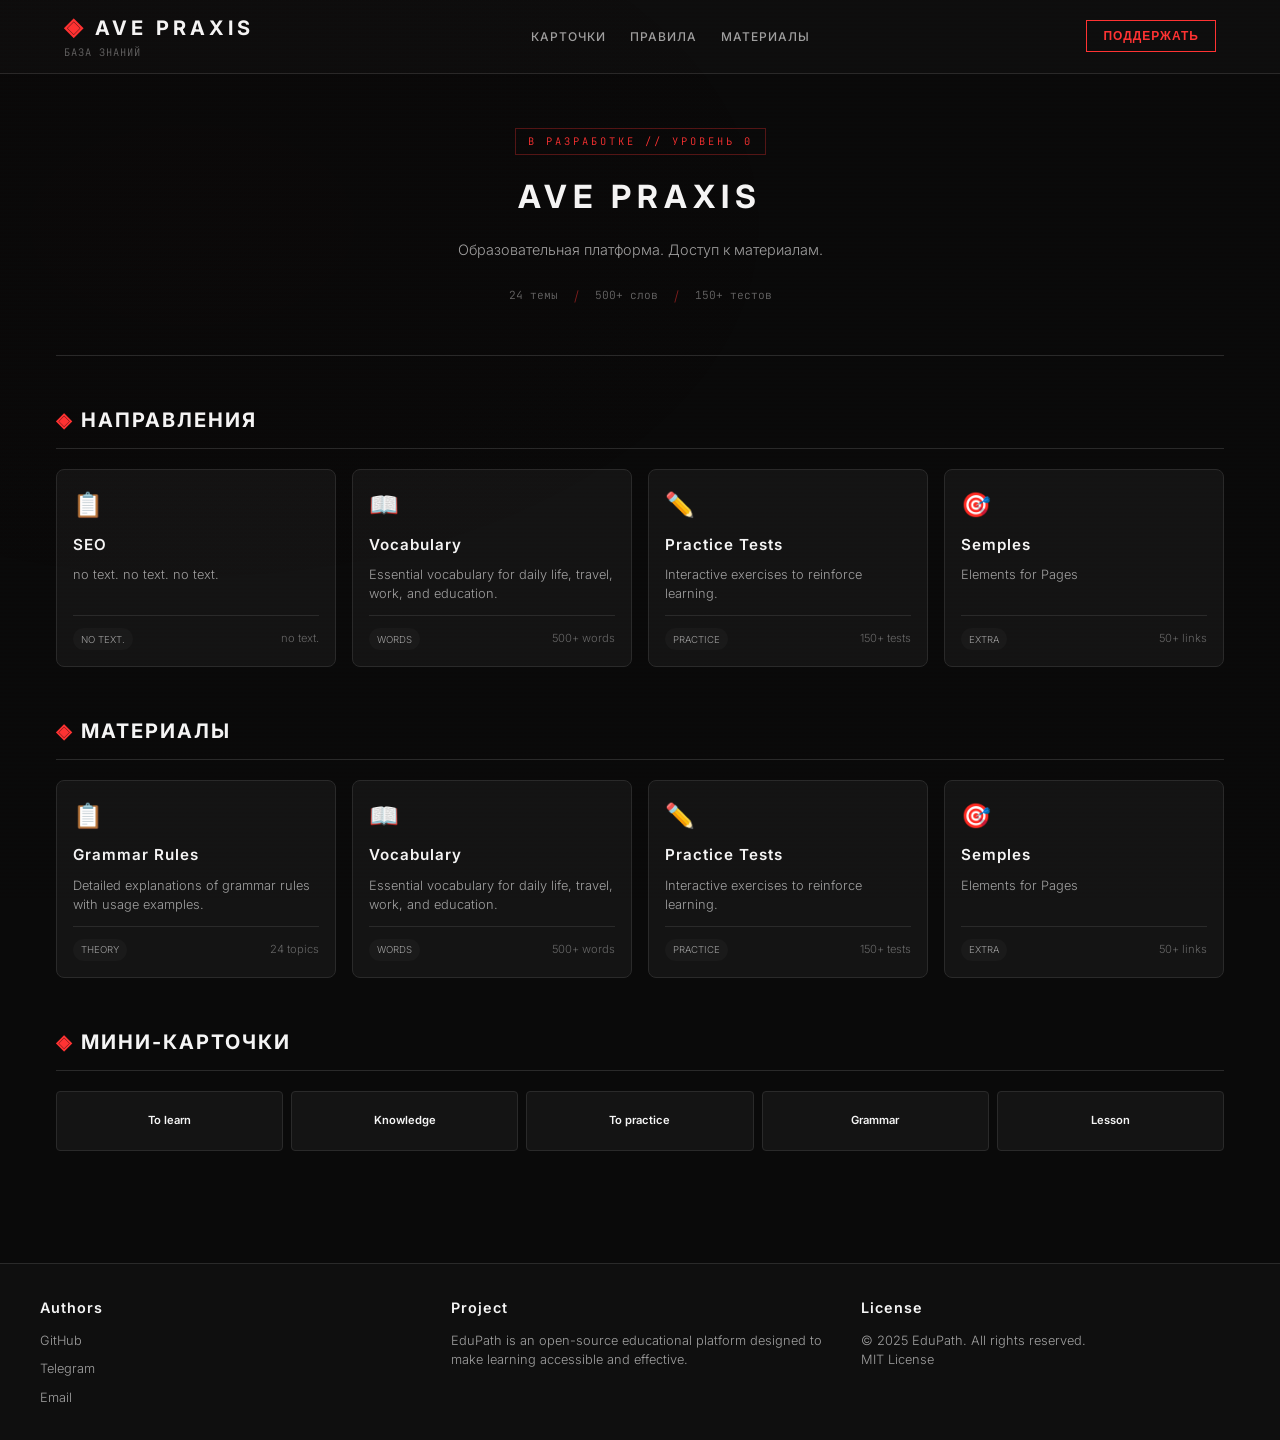
<file: index.html>
<!DOCTYPE html>
<html lang="ru">

<head>
  <meta charset="UTF-8">
  <meta name="viewport" content="width=device-width, initial-scale=1.0">
  <title>БЮРО | База Знаний</title>
  <link rel="preconnect" href="https://fonts.googleapis.com">
  <link rel="preconnect" href="https://fonts.gstatic.com" crossorigin>
  <link
    href="https://fonts.googleapis.com/css2?family=Inter:wght@300;400;500;600;700&family=JetBrains+Mono:wght@400;500&display=swap"
    rel="stylesheet">
  <!-- Подключение стилей -->
  <link rel="stylesheet" href="styles.css">
</head>

<body>
  <!-- Фоновые эффекты -->
  <div class="red-glow"></div>
  <div class="scanlines"></div>

  <!-- Шапка сайта -->
  <header class="header">
    <div class="header-content">
      <div class="logo">

        <h1><span class="logo-symbol">◈</span> Ave Praxis</h1>
        <span class="logo-tag">База Знаний</span>
      </div>
      <nav class="nav-links">
        <a href="#flashcards">Карточки</a>
        <a href="#grammar">Правила</a>
        <a href="#materials">Материалы</a>
      </nav>
      <button class="donate-btn" onclick="showDonateModal()">Поддержать</button>
    </div>
  </header>

  <!-- Основное содержимое -->
  <main class="main-content">

    <!-- Герой-секция -->
    <section class="hero-section">
      <div class="hero-classification">В РАЗРАБОТКЕ // УРОВЕНЬ 0</div>
      <h2 class="hero-title">Ave Praxis</h2>
      <p class="hero-subtitle">Образовательная платформа. Доступ к материалам.</p>
      <div class="hero-meta">
        <span class="meta-item">24 темы</span>
        <span class="meta-divider">/</span>
        <span class="meta-item">500+ слов</span>
        <span class="meta-divider">/</span>
        <span class="meta-item">150+ тестов</span>
      </div>
    </section>


    <!-- Секция: Направления -->
    <section id="materials" class="content-section">
      <h3 class="section-title"><span class="title-icon">◈</span> Направления</h3>
      <div class="materials-grid">
        <a class="content-block" href="https://heimleaf.github.io/AvePraxis/seo.html">
          <div class="block-icon">📋</div>
          <h3>SEO</h3>
          <p>no text. no text. no text.</p>
          <div class="block-footer">
            <span class="block-tag">no text.</span>
            <span class="block-count">no text.</span>
          </div>
        </a>
        <div class="content-block">
          <div class="block-icon">📖</div>
          <h3>Vocabulary</h3>
          <p>Essential vocabulary for daily life, travel, work, and education.</p>
          <div class="block-footer">
            <span class="block-tag">Words</span>
            <span class="block-count">500+ words</span>
          </div>
        </div>
        <div class="content-block">
          <div class="block-icon">✏️</div>
          <h3>Practice Tests</h3>
          <p>Interactive exercises to reinforce learning.</p>
          <div class="block-footer">
            <span class="block-tag">Practice</span>
            <span class="block-count">150+ tests</span>
          </div>
        </div>
        <a class="content-block" href="https://heimleaf.github.io/AvePraxis/samples.html">
          <div class="block-icon">🎯</div>
          <h3>Semples</h3>
          <p>Elements for Pages</p>
          <div class="block-footer">
            <span class="block-tag">Extra</span>
            <span class="block-count">50+ links</span>
          </div>
        </a>
      </div>
    </section>

    <!-- Секция: Материалы -->
    <section id="materials" class="content-section">
      <h3 class="section-title"><span class="title-icon">◈</span> Материалы</h3>
      <div class="materials-grid">
        <div class="content-block">
          <div class="block-icon">📋</div>
          <h3>Grammar Rules</h3>
          <p>Detailed explanations of grammar rules with usage examples.</p>
          <div class="block-footer">
            <span class="block-tag">Theory</span>
            <span class="block-count">24 topics</span>
          </div>
        </div>
        <div class="content-block">
          <div class="block-icon">📖</div>
          <h3>Vocabulary</h3>
          <p>Essential vocabulary for daily life, travel, work, and education.</p>
          <div class="block-footer">
            <span class="block-tag">Words</span>
            <span class="block-count">500+ words</span>
          </div>
        </div>
        <div class="content-block">
          <div class="block-icon">✏️</div>
          <h3>Practice Tests</h3>
          <p>Interactive exercises to reinforce learning.</p>
          <div class="block-footer">
            <span class="block-tag">Practice</span>
            <span class="block-count">150+ tests</span>
          </div>
        </div>
        <a class="content-block" href="https://heimleaf.github.io/AvePraxis/samples.html">
          <div class="block-icon">🎯</div>
          <h3>Semples</h3>
          <p>Elements for Pages</p>
          <div class="block-footer">
            <span class="block-tag">Extra</span>
            <span class="block-count">50+ links</span>
          </div>
        </a>
      </div>
    </section>

    <!-- Секция: Мини-карточки -->
    <section class="content-section">
      <h3 class="section-title"><span class="title-icon">◈</span> Мини-карточки</h3>
      <div class="mini-flashcards-grid">
        <div class="mini-flashcard" onclick="flipCard(this)">
          <div class="mini-flashcard-inner">
            <div class="mini-flashcard-front"><span class="mini-card-text">To
                learn</span></div>
            <div class="mini-flashcard-back"><span class="mini-card-text">Учить</span>
            </div>
          </div>
        </div>
        <div class="mini-flashcard" onclick="flipCard(this)">
          <div class="mini-flashcard-inner">
            <div class="mini-flashcard-front"><span class="mini-card-text">Knowledge</span></div>
            <div class="mini-flashcard-back"><span class="mini-card-text">Знание</span>
            </div>
          </div>
        </div>
        <div class="mini-flashcard" onclick="flipCard(this)">
          <div class="mini-flashcard-inner">
            <div class="mini-flashcard-front"><span class="mini-card-text">To
                practice</span></div>
            <div class="mini-flashcard-back"><span class="mini-card-text">Практиковать</span></div>
          </div>
        </div>
        <div class="mini-flashcard" onclick="flipCard(this)">
          <div class="mini-flashcard-inner">
            <div class="mini-flashcard-front"><span class="mini-card-text">Grammar</span></div>
            <div class="mini-flashcard-back"><span class="mini-card-text">Грамматика</span></div>
          </div>
        </div>
        <div class="mini-flashcard" onclick="flipCard(this)">
          <div class="mini-flashcard-inner">
            <div class="mini-flashcard-front"><span class="mini-card-text">Lesson</span>
            </div>
            <div class="mini-flashcard-back"><span class="mini-card-text">Урок</span>
            </div>
          </div>
        </div>
      </div>
    </section>

  </main>

  <!-- Модальное окно поддержки -->
  <div id="donateModal" class="modal">
    <div class="modal-backdrop" onclick="closeDonateModal()"></div>
    <div class="modal-content">
      <button class="modal-close" onclick="closeDonateModal()">✕</button>
      <div class="modal-header">
        <div class="modal-classification">СЕКРЕТНО // УРОВЕНЬ 5</div>
        <h2>Поддержать Проект</h2>
        <p>Все средства идут на развитие платформы.</p>
      </div>
      <div class="donate-options">
        <div class="donate-option" onclick="selectDonate('100 ₽')">
          <span class="donate-amount">100 ₽</span>
          <span class="donate-desc">Coffee</span>
          <span class="donate-badge">Popular</span>
        </div>
        <div class="donate-option" onclick="selectDonate('300 ₽')">
          <span class="donate-amount">300 ₽</span>
          <span class="donate-desc">Lunch</span>
        </div>
        <div class="donate-option" onclick="selectDonate('500 ₽')">
          <span class="donate-amount">500 ₽</span>
          <span class="donate-desc">Books</span>
        </div>
        <div class="donate-option" onclick="selectDonate('1000 ₽')">
          <span class="donate-amount">1000 ₽</span>
          <span class="donate-desc">Premium</span>
        </div>
      </div>
      <p class="donate-note">Thank you for your support!</p>
    </div>
  </div>

  <!-- Подвал -->
  <footer class="footer">
    <div class="footer-content">
      <div class="footer-section">
        <h4>Authors</h4>
        <div class="author-links">
          <a href="https://github.com" class="author-link">GitHub</a>
          <a href="https://t.me" class="author-link">Telegram</a>
          <a href="mailto:contact@edupath.com" class="author-link">Email</a>
        </div>
      </div>
      <div class="footer-section">
        <h4>Project</h4>
        <p>EduPath is an open-source educational platform designed to make learning
          accessible and effective.</p>
      </div>
      <div class="footer-section">
        <h4>License</h4>
        <p>© 2025 EduPath. All rights reserved.</p>
        <p>MIT License</p>
      </div>
    </div>
  </footer>

  <!-- Подключение скриптов -->
  <script src="script.js"></script>
</body>

</html>
</file>
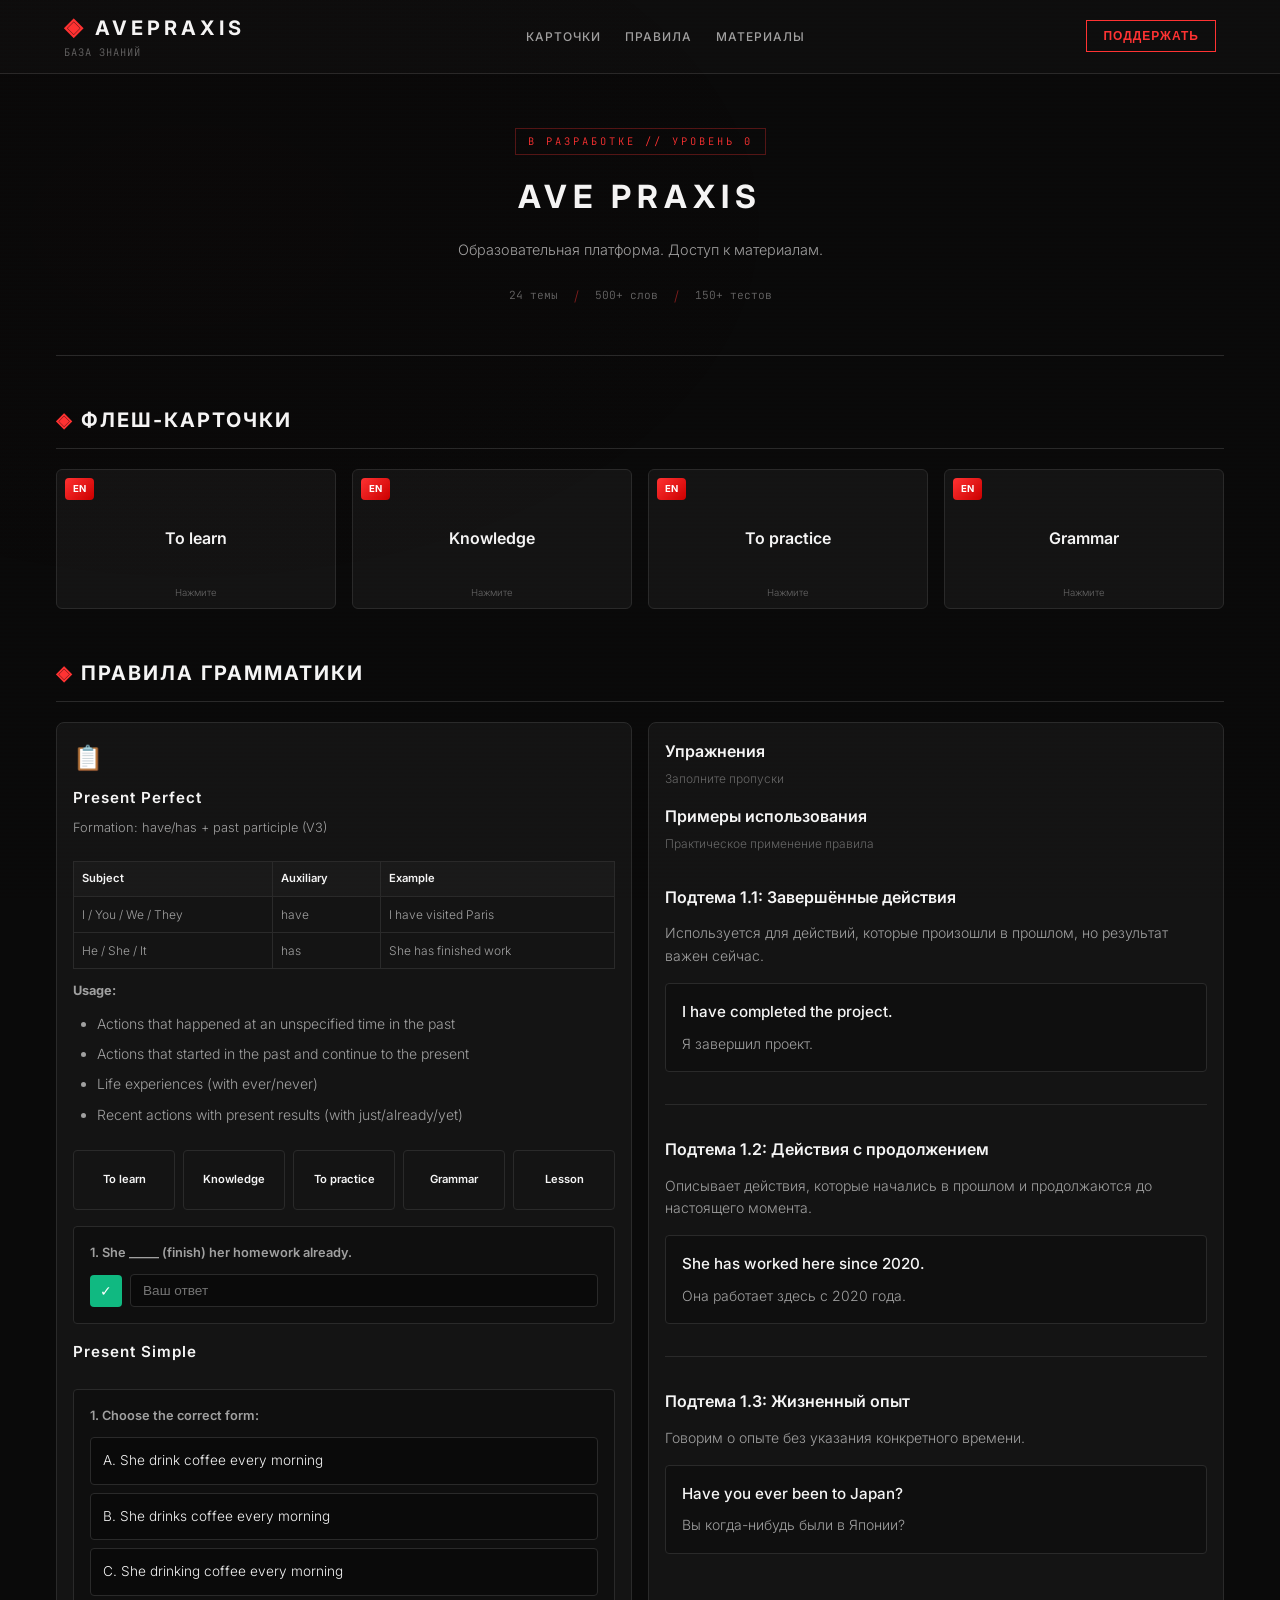
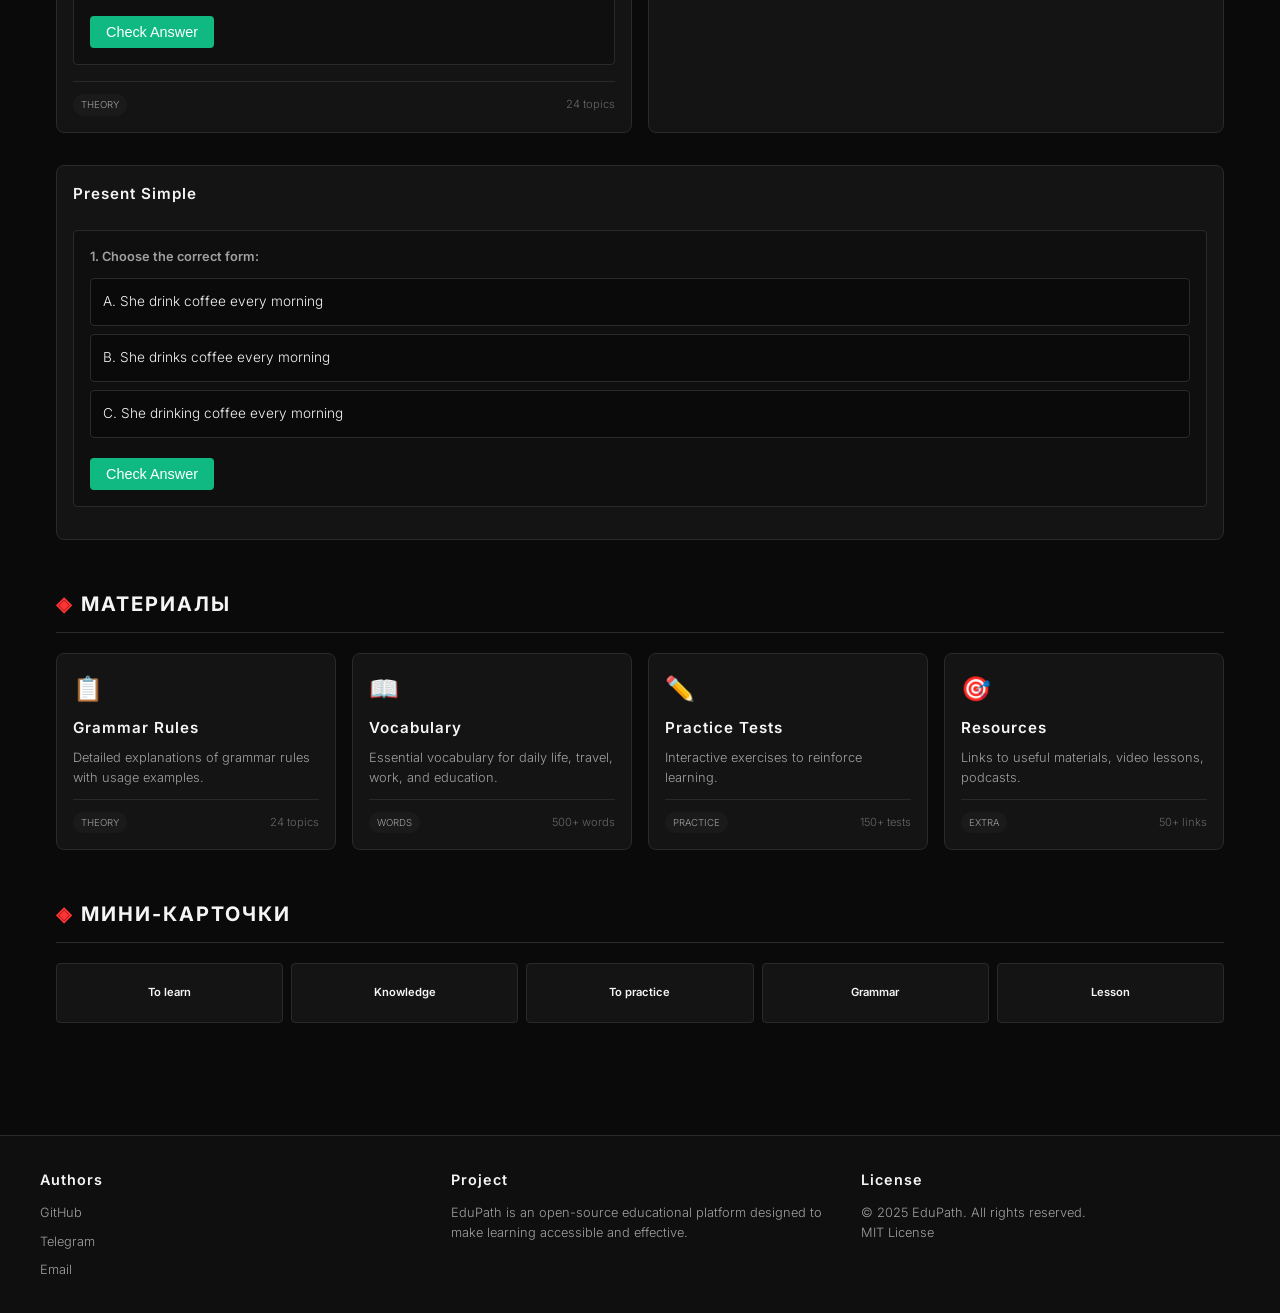
<file: samples.html>
<!DOCTYPE html>
<html lang="ru">

<head>
    <meta charset="UTF-8">
    <meta name="viewport" content="width=device-width, initial-scale=1.0">
    <title>БЮРО | База Знаний</title>
    <link rel="preconnect" href="https://fonts.googleapis.com">
    <link rel="preconnect" href="https://fonts.gstatic.com" crossorigin>
    <link
        href="https://fonts.googleapis.com/css2?family=Inter:wght@300;400;500;600;700&family=JetBrains+Mono:wght@400;500&display=swap"
        rel="stylesheet">
    <!-- Подключение стилей -->
    <link rel="stylesheet" href="styles.css">
</head>

<body>
    <!-- Фоновые эффекты -->
    <div class="red-glow"></div>
    <div class="scanlines"></div>

    <!-- Шапка сайта -->
    <header class="header">
        <div class="header-content">
            <div class="logo">

                <h1><span class="logo-symbol">◈</span> AvePraxis</h1>
                <span class="logo-tag">База Знаний</span>
            </div>
            <nav class="nav-links">
                <a href="#flashcards">Карточки</a>
                <a href="#grammar">Правила</a>
                <a href="#materials">Материалы</a>
            </nav>
            <button class="donate-btn" onclick="showDonateModal()">Поддержать</button>
        </div>
    </header>

    <!-- Основное содержимое -->
    <main class="main-content">

        <!-- Герой-секция -->
        <section class="hero-section">
            <div class="hero-classification">В РАЗРАБОТКЕ // УРОВЕНЬ 0</div>
            <h2 class="hero-title">Ave Praxis</h2>
            <p class="hero-subtitle">Образовательная платформа. Доступ к материалам.</p>
            <div class="hero-meta">
                <span class="meta-item">24 темы</span>
                <span class="meta-divider">/</span>
                <span class="meta-item">500+ слов</span>
                <span class="meta-divider">/</span>
                <span class="meta-item">150+ тестов</span>
            </div>
        </section>

        <!-- Секция: Флеш-карточки -->
        <section id="flashcards" class="content-section">
            <h3 class="section-title"><span class="title-icon">◈</span> Флеш-карточки</h3>
            <div class="flashcards-grid">
                <!-- Карточка 1 -->
                <div class="flashcard" onclick="flipCard(this)">
                    <div class="flashcard-inner">
                        <div class="flashcard-front">
                            <span class="card-label">EN</span>
                            <p class="card-text">To learn</p>
                            <span class="card-flip-hint">Нажмите</span>
                        </div>
                        <div class="flashcard-back">
                            <span class="card-label">RU</span>
                            <p class="card-text">Учить, изучать</p>
                        </div>
                    </div>
                </div>
                <!-- Карточка 2 -->
                <div class="flashcard" onclick="flipCard(this)">
                    <div class="flashcard-inner">
                        <div class="flashcard-front">
                            <span class="card-label">EN</span>
                            <p class="card-text">Knowledge</p>
                            <span class="card-flip-hint">Нажмите</span>
                        </div>
                        <div class="flashcard-back">
                            <span class="card-label">RU</span>
                            <p class="card-text">Знание</p>
                        </div>
                    </div>
                </div>
                <!-- Карточка 3 -->
                <div class="flashcard" onclick="flipCard(this)">
                    <div class="flashcard-inner">
                        <div class="flashcard-front">
                            <span class="card-label">EN</span>
                            <p class="card-text">To practice</p>
                            <span class="card-flip-hint">Нажмите</span>
                        </div>
                        <div class="flashcard-back">
                            <span class="card-label">RU</span>
                            <p class="card-text">Практиковать</p>
                        </div>
                    </div>
                </div>
                <!-- Карточка 4 -->
                <div class="flashcard" onclick="flipCard(this)">
                    <div class="flashcard-inner">
                        <div class="flashcard-front">
                            <span class="card-label">EN</span>
                            <p class="card-text">Grammar</p>
                            <span class="card-flip-hint">Нажмите</span>
                        </div>
                        <div class="flashcard-back">
                            <span class="card-label">RU</span>
                            <p class="card-text">Грамматика</p>
                        </div>
                    </div>
                </div>
            </div>
        </section>

        <!-- Секция: Правила Грамматики -->
        <section id="grammar" class="content-section">
            <h3 class="section-title"><span class="title-icon">◈</span> Правила Грамматики</h3>

            <div class="topic-layout">
                <!-- Блок теории -->
                <div class="topic-content">
                    <div class="content-block">
                        <div class="block-icon">📋</div>
                        <h3>Present Perfect</h3>
                        <p>Formation: have/has + past participle (V3)</p>
                        <!-- Исправленная HTML таблица -->
                        <table class="grammar-table">
                            <thead>
                                <tr>
                                    <th>Subject</th>
                                    <th>Auxiliary</th>
                                    <th>Example</th>
                                </tr>
                            </thead>
                            <tbody>
                                <tr>
                                    <td>I / You / We / They</td>
                                    <td>have</td>
                                    <td>I have visited Paris</td>
                                </tr>
                                <tr>
                                    <td>He / She / It</td>
                                    <td>has</td>
                                    <td>She has finished work</td>
                                </tr>
                            </tbody>
                        </table>
                        <p><strong>Usage:</strong></p>
                        <ul class="rule-list">
                            <li>Actions that happened at an unspecified time in the past</li>
                            <li>Actions that started in the past and continue to the present</li>
                            <li>Life experiences (with ever/never)</li>
                            <li>Recent actions with present results (with just/already/yet)</li>
                        </ul>

                        <div class="mini-flashcards-grid">
                            <div class="mini-flashcard" onclick="flipCard(this)">
                                <div class="mini-flashcard-inner">
                                    <div class="mini-flashcard-front"><span
                                            class="mini-card-text">To
                                            learn</span></div>
                                    <div class="mini-flashcard-back"><span
                                            class="mini-card-text">Учить</span>
                                    </div>
                                </div>
                            </div>
                            <div class="mini-flashcard" onclick="flipCard(this)">
                                <div class="mini-flashcard-inner">
                                    <div class="mini-flashcard-front"><span
                                            class="mini-card-text">Knowledge</span></div>
                                    <div class="mini-flashcard-back"><span
                                            class="mini-card-text">Знание</span>
                                    </div>
                                </div>
                            </div>
                            <div class="mini-flashcard" onclick="flipCard(this)">
                                <div class="mini-flashcard-inner">
                                    <div class="mini-flashcard-front"><span
                                            class="mini-card-text">To
                                            practice</span></div>
                                    <div class="mini-flashcard-back"><span
                                            class="mini-card-text">Практиковать</span></div>
                                </div>
                            </div>
                            <div class="mini-flashcard" onclick="flipCard(this)">
                                <div class="mini-flashcard-inner">
                                    <div class="mini-flashcard-front"><span
                                            class="mini-card-text">Grammar</span></div>
                                    <div class="mini-flashcard-back"><span
                                            class="mini-card-text">Грамматика</span></div>
                                </div>
                            </div>
                            <div class="mini-flashcard" onclick="flipCard(this)">
                                <div class="mini-flashcard-inner">
                                    <div class="mini-flashcard-front"><span
                                            class="mini-card-text">Lesson</span>
                                    </div>
                                    <div class="mini-flashcard-back"><span
                                            class="mini-card-text">Урок</span>
                                    </div>
                                </div>
                            </div>
                        </div>


                        <!-- Упражнение 1 -->
                        <div class="exercise-item" data-answers='["has finished"]'>
                            <p class="exercise-question">1. She _____ (finish) her homework already.
                            </p>
                            <div class="input-exercise">
                                <button class="check-btn" onclick="checkTextAnswer(this)">✓</button>
                                <input type="text" class="answer-input" placeholder="Ваш ответ">

                                <button class="show-answer-btn"
                                    onclick="showCorrectAnswer(this)">Show answer</button>
                            </div>
                            <div class="correct-answer">✓ has finished</div>
                        </div>

                        <h3>Present Simple</h3>
                        <div class="exercise-item">
                            <p class="exercise-question">1. Choose the correct form:</p>
                            <div class="multiple-choice-options">
                                <div class="choice-option" onclick="selectOption(this)"
                                    data-correct="false"
                                    data-explanation="Incorrect: Third person singular requires -s.">
                                    A. She
                                    drink coffee every morning</div>
                                <div class="choice-option" onclick="selectOption(this)"
                                    data-correct="true"
                                    data-explanation="Correct: Third person singular requires -s.">
                                    B. She
                                    drinks coffee every morning</div>
                                <div class="choice-option" onclick="selectOption(this)"
                                    data-correct="false"
                                    data-explanation="Incorrect: Present Continuous form.">C. She
                                    drinking
                                    coffee every morning</div>
                            </div>
                            <button class="check-btn"
                                style="margin-top: 0.5rem; width: auto; padding: 0 1rem;"
                                onclick="validateMultipleChoice(this)">Check Answer</button>
                            <div class="explanation-text"></div>
                        </div>
                        <div class="block-footer">
                            <span class="block-tag">Theory</span>
                            <span class="block-count">24 topics</span>
                        </div>


                    </div>
                </div>

                <!-- Блок упражнений -->
                <div class="topic-content">
                    <div class="examples-block">
                        <h4 class="exercise-title">Упражнения</h4>
                        <p class="exercise-subtitle">Заполните пропуски</p>

                        
                        <h3 class="exercise-title">Примеры использования</h3>
                        <div class="exercise-subtitle">Практическое применение правила</div>

                        <div class="example-subblock">
                            <h4>Подтема 1.1: Завершённые действия</h4>
                            <p>Используется для действий, которые произошли в прошлом, но результат
                                важен сейчас.</p>
                            <div class="example-sentence">
                                <span class="example-en">I have completed the project.</span>
                                <span class="example-ru">Я завершил проект.</span>
                            </div>
                        </div>

                        <div class="example-divider"></div>

                        <div class="example-subblock">
                            <h4>Подтема 1.2: Действия с продолжением</h4>
                            <p>Описывает действия, которые начались в прошлом и продолжаются до
                                настоящего момента.</p>
                            <div class="example-sentence">
                                <span class="example-en">She has worked here since 2020.</span>
                                <span class="example-ru">Она работает здесь с 2020 года.</span>
                            </div>
                        </div>

                        <div class="example-divider"></div>

                        <div class="example-subblock">
                            <h4>Подтема 1.3: Жизненный опыт</h4>
                            <p>Говорим о опыте без указания конкретного времени.</p>
                            <div class="example-sentence">
                                <span class="example-en">Have you ever been to Japan?</span>
                                <span class="example-ru">Вы когда-нибудь были в Японии?</span>
                            </div>
                        </div>
                    </div>
                </div>
            </div>

            <!-- Пример упражнения с выбором варианта -->
            <div class="content-block" style="margin-top: 1rem;">
                <h3>Present Simple</h3>
                <div class="exercise-item">
                    <p class="exercise-question">1. Choose the correct form:</p>
                    <div class="multiple-choice-options">
                        <div class="choice-option" onclick="selectOption(this)" data-correct="false"
                            data-explanation="Incorrect: Third person singular requires -s.">A. She
                            drink coffee every morning</div>
                        <div class="choice-option" onclick="selectOption(this)" data-correct="true"
                            data-explanation="Correct: Third person singular requires -s.">B. She
                            drinks coffee every morning</div>
                        <div class="choice-option" onclick="selectOption(this)" data-correct="false"
                            data-explanation="Incorrect: Present Continuous form.">C. She drinking
                            coffee every morning</div>
                    </div>
                    <button class="check-btn"
                        style="margin-top: 0.5rem; width: auto; padding: 0 1rem;"
                        onclick="validateMultipleChoice(this)">Check Answer</button>
                    <div class="explanation-text"></div>
                </div>
            </div>
        </section>

        <!-- Секция: Материалы -->
        <section id="materials" class="content-section">
            <h3 class="section-title"><span class="title-icon">◈</span> Материалы</h3>
            <div class="materials-grid">
                <div class="content-block">
                    <div class="block-icon">📋</div>
                    <h3>Grammar Rules</h3>
                    <p>Detailed explanations of grammar rules with usage examples.</p>
                    <div class="block-footer">
                        <span class="block-tag">Theory</span>
                        <span class="block-count">24 topics</span>
                    </div>
                </div>
                <div class="content-block">
                    <div class="block-icon">📖</div>
                    <h3>Vocabulary</h3>
                    <p>Essential vocabulary for daily life, travel, work, and education.</p>
                    <div class="block-footer">
                        <span class="block-tag">Words</span>
                        <span class="block-count">500+ words</span>
                    </div>
                </div>
                <div class="content-block">
                    <div class="block-icon">✏️</div>
                    <h3>Practice Tests</h3>
                    <p>Interactive exercises to reinforce learning.</p>
                    <div class="block-footer">
                        <span class="block-tag">Practice</span>
                        <span class="block-count">150+ tests</span>
                    </div>
                </div>
                <div class="content-block">
                    <div class="block-icon">🎯</div>
                    <h3>Resources</h3>
                    <p>Links to useful materials, video lessons, podcasts.</p>
                    <div class="block-footer">
                        <span class="block-tag">Extra</span>
                        <span class="block-count">50+ links</span>
                    </div>
                </div>
            </div>
        </section>

        <!-- Секция: Мини-карточки -->
        <section class="content-section">
            <h3 class="section-title"><span class="title-icon">◈</span> Мини-карточки</h3>
            <div class="mini-flashcards-grid">
                <div class="mini-flashcard" onclick="flipCard(this)">
                    <div class="mini-flashcard-inner">
                        <div class="mini-flashcard-front"><span class="mini-card-text">To
                                learn</span></div>
                        <div class="mini-flashcard-back"><span class="mini-card-text">Учить</span>
                        </div>
                    </div>
                </div>
                <div class="mini-flashcard" onclick="flipCard(this)">
                    <div class="mini-flashcard-inner">
                        <div class="mini-flashcard-front"><span
                                class="mini-card-text">Knowledge</span></div>
                        <div class="mini-flashcard-back"><span class="mini-card-text">Знание</span>
                        </div>
                    </div>
                </div>
                <div class="mini-flashcard" onclick="flipCard(this)">
                    <div class="mini-flashcard-inner">
                        <div class="mini-flashcard-front"><span class="mini-card-text">To
                                practice</span></div>
                        <div class="mini-flashcard-back"><span
                                class="mini-card-text">Практиковать</span></div>
                    </div>
                </div>
                <div class="mini-flashcard" onclick="flipCard(this)">
                    <div class="mini-flashcard-inner">
                        <div class="mini-flashcard-front"><span
                                class="mini-card-text">Grammar</span></div>
                        <div class="mini-flashcard-back"><span
                                class="mini-card-text">Грамматика</span></div>
                    </div>
                </div>
                <div class="mini-flashcard" onclick="flipCard(this)">
                    <div class="mini-flashcard-inner">
                        <div class="mini-flashcard-front"><span class="mini-card-text">Lesson</span>
                        </div>
                        <div class="mini-flashcard-back"><span class="mini-card-text">Урок</span>
                        </div>
                    </div>
                </div>
            </div>
        </section>

    </main>

    <!-- Модальное окно поддержки -->
    <div id="donateModal" class="modal">
        <div class="modal-backdrop" onclick="closeDonateModal()"></div>
        <div class="modal-content">
            <button class="modal-close" onclick="closeDonateModal()">✕</button>
            <div class="modal-header">
                <div class="modal-classification">СЕКРЕТНО // УРОВЕНЬ 5</div>
                <h2>Поддержать Проект</h2>
                <p>Все средства идут на развитие платформы.</p>
            </div>
            <div class="donate-options">
                <div class="donate-option" onclick="selectDonate('100 ₽')">
                    <span class="donate-amount">100 ₽</span>
                    <span class="donate-desc">Coffee</span>
                    <span class="donate-badge">Popular</span>
                </div>
                <div class="donate-option" onclick="selectDonate('300 ₽')">
                    <span class="donate-amount">300 ₽</span>
                    <span class="donate-desc">Lunch</span>
                </div>
                <div class="donate-option" onclick="selectDonate('500 ₽')">
                    <span class="donate-amount">500 ₽</span>
                    <span class="donate-desc">Books</span>
                </div>
                <div class="donate-option" onclick="selectDonate('1000 ₽')">
                    <span class="donate-amount">1000 ₽</span>
                    <span class="donate-desc">Premium</span>
                </div>
            </div>
            <p class="donate-note">Thank you for your support!</p>
        </div>
    </div>

    <!-- Подвал -->
    <footer class="footer">
        <div class="footer-content">
            <div class="footer-section">
                <h4>Authors</h4>
                <div class="author-links">
                    <a href="https://github.com" class="author-link">GitHub</a>
                    <a href="https://t.me" class="author-link">Telegram</a>
                    <a href="mailto:contact@edupath.com" class="author-link">Email</a>
                </div>
            </div>
            <div class="footer-section">
                <h4>Project</h4>
                <p>EduPath is an open-source educational platform designed to make learning
                    accessible and effective.</p>
            </div>
            <div class="footer-section">
                <h4>License</h4>
                <p>© 2025 EduPath. All rights reserved.</p>
                <p>MIT License</p>
            </div>
        </div>
    </footer>

    <!-- Подключение скриптов -->
    <script src="script.js"></script>
</body>

</html>
</file>
<file: styles.css>
/* =========================================
   1. ПЕРЕМЕННЫЕ (CSS Variables)
   ========================================= */
:root {
    /* Цвета фона */
    --bg-primary: #0a0a0a;
    --bg-secondary: #0f0f0f;
    --bg-card: #141414;
    --bg-hover: #1a1a1a;

    /* Цвета текста */
    --text-primary: #f5f5f5;
    --text-secondary: #a0a0a0;
    --text-muted: #666666;

    /* Акцентные цвета (Красный) */
    --red-primary: #ff3333;
    --red-dark: #cc0000;
    --red-glow: rgba(255, 51, 51, 0.3);
    --red-gradient: linear-gradient(135deg, #ff3333 0%, #cc0000 100%);
    --border-red: rgba(255, 51, 51, 0.3);

    /* Цвета состояний (Успех/Ошибка) */
    --success: #10b981;
    --error: #ef4444;

    /* Границы и тени */
    --border-color: #2a2a2a;
    --border-light: #3a3a3a;
    --shadow-sm: 0 1px 2px 0 rgba(0, 0, 0, 0.5);
    --shadow-md: 0 4px 8px -1px rgba(0, 0, 0, 0.7);
    --shadow-lg: 0 10px 25px -3px rgba(0, 0, 0, 0.9);
    --shadow-red: 0 0 30px rgba(255, 51, 51, 0.2);

    /* Шрифты */
    --font-sans: 'Inter', sans-serif;
    --font-mono: 'JetBrains Mono', monospace;

    /* Радиусы */
    --radius-sm: 4px;
    --radius-md: 6px;
    --radius-lg: 8px;

    /* Анимации */
    --transition-fast: 150ms cubic-bezier(0.4, 0, 0.2, 1);
    --transition-base: 300ms cubic-bezier(0.4, 0, 0.2, 1);
}

/* =========================================
   2. СБРОС СТИЛЕЙ (Reset)
   ========================================= */
* {
    margin: 0;
    padding: 0;
    box-sizing: border-box;
}

/* =========================================
   3. БАЗОВЫЕ СТИЛИ (Base)
   ========================================= */
body {
    font-family: var(--font-sans);
    background: var(--bg-primary);
    color: var(--text-primary);
    line-height: 1.6;
    font-size: 14px;
    overflow-x: hidden;
    font-weight: 300;
}

a {
    text-decoration: none;
    color: inherit;
}

/* =========================================
   4. ФОНОВЫЕ ЭФФЕКТЫ (Background Effects)
   ========================================= */
.red-glow {
    position: fixed;
    top: 0;
    left: 0;
    width: 100%;
    height: 100%;
    pointer-events: none;
    z-index: 9998;
    opacity: 0.05;
    background: radial-gradient(ellipse at 15% 25%, rgba(255, 51, 51, 0.15) 0%, transparent 50%);
    animation: glowPulse 4s ease-in-out infinite;
}

@keyframes glowPulse {

    0%,
    100% {
        opacity: 0.05;
    }

    50% {
        opacity: 0.08;
    }
}

.scanlines {
    position: fixed;
    top: 0;
    left: 0;
    width: 100%;
    height: 100%;
    pointer-events: none;
    z-index: 9999;
    opacity: 0.03;
    background: repeating-linear-gradient(0deg, transparent 0px, transparent 2px, rgba(255, 51, 51, 0.1) 2px, rgba(255, 51, 51, 0.1) 4px);
}

/* =========================================
   5. ШАПКА (Header)
   ========================================= */
.header {
    background: rgba(15, 15, 15, 0.95);
    backdrop-filter: blur(12px);
    border-bottom: 1px solid var(--border-color);
    position: fixed;
    top: 0;
    left: 0;
    width: 100%;
    z-index: 100;
    transition: transform var(--transition-base);
}

.header.hidden {
    transform: translateY(-100%);
}

.header-content {
    max-width: 1200px;
    margin: 0 auto;
    padding: 0.75rem 1.5rem;
    display: flex;
    justify-content: space-between;
    align-items: center;
    gap: 1rem;
}

.logo {
    display: flex;
    flex-direction: column;
}

.logo-symbol {
    font-size: 1.5rem;
    color: var(--red-primary);
    line-height: 1;
}

.logo h1 {
    font-size: 1.25rem;
    font-weight: 700;
    letter-spacing: 4px;
    color: var(--text-primary);
    text-transform: uppercase;
}

.logo-tag {
    font-family: var(--font-mono);
    font-size: 0.65rem;
    color: var(--text-muted);
    letter-spacing: 1px;
    text-transform: uppercase;
}

.nav-links {
    display: flex;
    gap: 1.5rem;
}

.nav-links a {
    color: var(--text-secondary);
    font-size: 0.75rem;
    letter-spacing: 1px;
    text-transform: uppercase;
    transition: color var(--transition-fast);
    font-weight: 500;
}

.nav-links a:hover {
    color: var(--red-primary);
}

.donate-btn {
    background: transparent;
    color: var(--red-primary);
    border: 1px solid var(--red-primary);
    padding: 0.5rem 1rem;
    font-size: 0.75rem;
    cursor: pointer;
    transition: all var(--transition-base);
    text-transform: uppercase;
    letter-spacing: 1px;
    font-weight: 600;
}

.donate-btn:hover {
    background: var(--red-primary);
    color: var(--bg-primary);
    box-shadow: var(--shadow-red);
}

/* =========================================
   6. ОСНОВНОЙ КОНТЕНТ (Main Layout)
   ========================================= */
.main-content {
    max-width: 1200px;
    margin: 0 auto;
    padding: 1rem;
    padding-top: 4rem;
}

.content-section {
    margin-bottom: 3rem;
}

.section-title {
    font-size: 1.25rem;
    font-weight: 700;
    margin-bottom: 1.25rem;
    display: flex;
    align-items: center;
    gap: 0.5rem;
    color: var(--text-primary);
    letter-spacing: 2px;
    text-transform: uppercase;
    border-bottom: 1px solid var(--border-color);
    padding-bottom: 0.75rem;
}

.title-icon {
    color: var(--red-primary);
    font-size: 1.25rem;
}

/* Герой-секция */
.hero-section {
    padding: 4rem 0 3rem;
    text-align: center;
    border-bottom: 1px solid var(--border-color);
    margin-bottom: 3rem;
}

.hero-classification {
    font-family: var(--font-mono);
    font-size: 0.65rem;
    color: var(--red-primary);
    letter-spacing: 3px;
    text-transform: uppercase;
    margin-bottom: 1rem;
    display: inline-block;
    padding: 0.25rem 0.75rem;
    border: 1px solid var(--border-red);
}

.hero-title {
    font-size: 2rem;
    font-weight: 700;
    margin-bottom: 1rem;
    letter-spacing: 6px;
    text-transform: uppercase;
}

.hero-subtitle {
    font-size: 0.9rem;
    color: var(--text-secondary);
    margin-bottom: 1.5rem;
}

.hero-meta {
    display: flex;
    justify-content: center;
    align-items: center;
    gap: 1rem;
    flex-wrap: wrap;
}

.meta-item {
    font-family: var(--font-mono);
    font-size: 0.7rem;
    color: var(--text-muted);
}

.meta-divider {
    color: var(--red-primary);
    opacity: 0.5;
}

/* =========================================
   7. КОМПОНЕНТЫ (Components)
   ========================================= */

/* Карточки */
.flashcards-grid {
    display: grid;
    grid-template-columns: repeat(auto-fit, minmax(200px, 1fr));
    gap: 1rem;
}

.flashcard {
    height: 140px;
    perspective: 1000px;
    cursor: pointer;
}

.flashcard-inner {
    position: relative;
    width: 100%;
    height: 100%;
    transition: transform 0.6s;
    transform-style: preserve-3d;
}

.flashcard.flipped .flashcard-inner {
    transform: rotateY(180deg);
}

.flashcard-front,
.flashcard-back {
    position: absolute;
    width: 100%;
    height: 100%;
    backface-visibility: hidden;
    background: var(--bg-card);
    border: 1px solid var(--border-color);
    border-radius: var(--radius-md);
    display: flex;
    flex-direction: column;
    align-items: center;
    justify-content: center;
    padding: 1rem;
}

.flashcard-back {
    transform: rotateY(180deg);
}

.card-label {
    position: absolute;
    top: 0.5rem;
    left: 0.5rem;
    background: var(--red-gradient);
    color: white;
    padding: 0.2rem 0.5rem;
    border-radius: var(--radius-sm);
    font-size: 0.6rem;
    font-weight: 700;
}

.card-text {
    font-size: 1rem;
    font-weight: 600;
    text-align: center;
}

.card-flip-hint {
    position: absolute;
    bottom: 0.5rem;
    font-size: 0.6rem;
    color: var(--text-muted);
}

/* Блоки контента */
.topic-layout {
    display: grid;
    grid-template-columns: 1fr 1fr;
    gap: 1rem;
    margin-bottom: 2rem;
    align-items: stretch;
}

.topic-content {
    display: flex;
    flex-direction: column;
    gap: 1rem;
    /* Занимать всю высоту, отведенную сеткой */
    height: 100%;
}

.content-block {
    background: var(--bg-card);
    border: 1px solid var(--border-color);
    border-radius: var(--radius-lg);
    padding: 1rem;
    transition: all var(--transition-base);
    /* Блок растягивается на всю высоту родителя */
    height: 100%;
    /* Включаем flexbox для управления внутренним содержимым */
    display: flex;
    flex-direction: column;
}

.content-block:hover {
    border-color: var(--border-red);
    transform: translateY(-2px);
}

.block-icon {
    font-size: 1.5rem;
    margin-bottom: 0.5rem;
}

.content-block h3 {
    font-size: 0.95rem;
    font-weight: 600;
    margin-bottom: 0.5rem;
    letter-spacing: 1px;
}

.content-block p {
    color: var(--text-secondary);
    font-size: 0.8rem;
    line-height: 1.5;
    margin-bottom: 0.75rem;
}

/* Таблицы */
.grammar-table {
    width: 100%;
    border-collapse: collapse;
    margin: 0.75rem 0;
    font-size: 0.75rem;
}

.grammar-table th,
.grammar-table td {
    padding: 0.5rem;
    text-align: left;
    border: 1px solid var(--border-color);
}

.grammar-table th {
    background: var(--bg-hover);
    font-weight: 600;
    font-size: 0.7rem;
}

.grammar-table td {
    color: var(--text-secondary);
}

.block-footer {
    margin-top: auto;
    display: flex;
    justify-content: space-between;
    align-items: center;
    padding-top: 0.75rem;
    border-top: 1px solid var(--border-color);
}

.block-tag {
    background: var(--bg-hover);
    color: var(--text-secondary);
    padding: 0.2rem 0.5rem;
    border-radius: 20px;
    font-size: 0.6rem;
    text-transform: uppercase;
}

.block-count {
    color: var(--text-muted);
    font-size: 0.7rem;
}

/* Упражнения */
.examples-block {
    background: var(--bg-card);
    border: 1px solid var(--border-color);
    border-radius: var(--radius-lg);
    padding: 1rem;
    /* Блок растягивается на всю высоту родителя */
    height: 100%;
    /* Включаем flexbox для управления внутренним содержимым */
    display: flex;
    flex-direction: column;
}

.examples-block:hover {
    border-color: var(--border-red);
    transform: translateY(-2px);
}

.exercise-title {
    font-size: 1rem;
    font-weight: 600;
    margin-bottom: 0.25rem;
}

.exercise-subtitle {
    color: var(--text-muted);
    font-size: 0.75rem;
    margin-bottom: 1rem;
}

.exercise-item {
    margin: 1rem 0;
    padding: 1rem;
    background: var(--bg-secondary);
    border: 1px solid var(--border-color);
    border-radius: var(--radius-sm);
}

.exercise-question {
    font-weight: 600;
    margin-bottom: 0.75rem;
    font-size: 0.85rem;
}

.input-exercise {
    display: flex;
    align-items: center;
    gap: 0.5rem;
    flex-wrap: wrap;
}

.check-btn {
    width: 32px;
    height: 32px;
    background: #10b981;
    color: white;
    border: none;
    border-radius: var(--radius-sm);
    cursor: pointer;
    font-size: 0.9rem;
}

.answer-input {
    flex: 1;
    min-width: 150px;
    padding: 0.5rem 0.75rem;
    background: var(--bg-primary);
    border: 1px solid var(--border-color);
    border-radius: var(--radius-sm);
    color: var(--text-primary);
    font-size: 0.85rem;
}

.answer-input:focus {
    outline: none;
    border-color: var(--red-primary);
}

.show-answer-btn {
    padding: 0.5rem 0.75rem;
    background: var(--bg-hover);
    color: var(--text-secondary);
    border: 1px solid var(--border-color);
    border-radius: var(--radius-sm);
    cursor: pointer;
    font-size: 0.75rem;
    display: none;
}

.show-answer-btn.visible {
    display: inline-block;
}

.correct-answer {
    margin-top: 0.5rem;
    padding: 0.5rem 0.75rem;
    background: rgba(16, 185, 129, 0.1);
    border-left: 2px solid #10b981;
    color: #10b981;
    font-weight: 600;
    font-size: 0.8rem;
    display: none;
}

.correct-answer.visible {
    display: block;
}

.answer-input.correct {
    border-color: var(--success);
    background: rgba(14, 183, 127, 0.399);
}

.answer-input.incorrect {
    border-color: var(--error);
    background: rgba(239, 68, 68, 0.1);
    animation: shake 0.5s;
}

@keyframes shake {

    0%,
    100% {
        transform: translateX(0);
    }

    25% {
        transform: translateX(-5px);
    }

    75% {
        transform: translateX(5px);
    }
}

/* Множественный выбор (Добавлено) */
.multiple-choice-options {
    display: flex;
    flex-direction: column;
    gap: 0.5rem;
    margin-bottom: 0.75rem;
}

.choice-option {
    padding: 0.75rem;
    background: var(--bg-primary);
    border: 1px solid var(--border-color);
    border-radius: var(--radius-sm);
    cursor: pointer;
    font-size: 0.85rem;
    transition: all var(--transition-fast);
}

.choice-option:hover {
    border-color: var(--text-secondary);
}

.choice-option.selected {
    border-color: var(--red-primary);
    background: rgba(255, 51, 51, 0.05);
}

.choice-option.correct {
    border-color: var(--success);
    background: rgba(16, 185, 129, 0.1);
}

.choice-option.incorrect {
    border-color: var(--error);
    background: rgba(239, 68, 68, 0.1);
}

.explanation-text {
    margin-top: 0.5rem;
    padding: 0.5rem;
    background: var(--bg-hover);
    border-radius: var(--radius-sm);
    font-size: 0.8rem;
    color: var(--text-secondary);
    display: none;
}

.explanation-text.visible {
    display: block;
}

/* Сетка материалов */
.materials-grid {
    display: grid;
    grid-template-columns: repeat(4, 1fr);
    gap: 1rem;

}

/* Мини-карточки */
.mini-flashcards-grid {
    display: grid;
    grid-template-columns: repeat(5, 1fr);
    gap: 0.5rem;
}

.mini-flashcard {
    height: 60px;
    perspective: 1000px;
    cursor: pointer;
}

.mini-flashcard-inner {
    position: relative;
    width: 100%;
    height: 100%;
    transition: transform 0.6s;
    transform-style: preserve-3d;
}

.mini-flashcard.flipped .mini-flashcard-inner {
    transform: rotateY(180deg);
}

.mini-flashcard-front,
.mini-flashcard-back {
    position: absolute;
    width: 100%;
    height: 100%;
    backface-visibility: hidden;
    background: var(--bg-card);
    border: 1px solid var(--border-color);
    border-radius: var(--radius-sm);
    display: flex;
    align-items: center;
    justify-content: center;
    padding: 0.25rem;
}

.mini-flashcard-back {
    transform: rotateY(180deg);
}

.mini-card-text {
    font-size: 0.7rem;
    font-weight: 600;
    text-align: center;
}

/* =========================================
   8. ПОДВАЛ (Footer)
   ========================================= */
.footer {
    background: var(--bg-secondary);
    border-top: 1px solid var(--border-color);
    padding: 2rem 1.5rem;
    margin-top: 3rem;
}

.footer-content {
    max-width: 1200px;
    margin: 0 auto;
    display: grid;
    grid-template-columns: repeat(3, 1fr);
    gap: 2rem;
}

.footer-section h4 {
    font-size: 0.9rem;
    font-weight: 600;
    margin-bottom: 0.75rem;
    letter-spacing: 1px;
}

.footer-section p {
    color: var(--text-secondary);
    font-size: 0.8rem;
    line-height: 1.5;
}

.author-links {
    display: flex;
    flex-direction: column;
    gap: 0.5rem;
}

.author-link {
    color: var(--text-secondary);
    font-size: 0.8rem;
    transition: color var(--transition-fast);
}

.author-link:hover {
    color: var(--red-primary);
}

/* =========================================
   9. МОДАЛЬНЫЕ ОКНА (Modals)
   ========================================= */
.modal {
    display: none;
    position: fixed;
    inset: 0;
    z-index: 1000;
    align-items: center;
    justify-content: center;
    padding: 1.5rem;
}

.modal.active {
    display: flex;
}

.modal-backdrop {
    position: absolute;
    inset: 0;
    background: rgba(0, 0, 0, 0.9);
}

.modal-content {
    position: relative;
    background: var(--bg-card);
    border: 1px solid var(--border-color);
    padding: 2rem;
    max-width: 500px;
    width: 100%;
    border-radius: var(--radius-lg);
}

.modal-close {
    position: absolute;
    top: 1rem;
    right: 1rem;
    background: transparent;
    border: none;
    color: var(--text-muted);
    width: 32px;
    height: 32px;
    cursor: pointer;
    font-size: 1.25rem;
}

.modal-header {
    text-align: center;
    margin-bottom: 1.5rem;
}

.modal-classification {
    font-family: var(--font-mono);
    font-size: 0.6rem;
    color: var(--red-primary);
    letter-spacing: 2px;
    text-transform: uppercase;
    margin-bottom: 0.75rem;
    display: inline-block;
    padding: 0.2rem 0.5rem;
    border: 1px solid var(--border-red);
}

.modal-header h2 {
    font-size: 1.25rem;
    font-weight: 700;
    margin-bottom: 0.5rem;
    letter-spacing: 2px;
}

.modal-header p {
    color: var(--text-secondary);
    font-size: 0.8rem;
}

.donate-options {
    display: grid;
    grid-template-columns: repeat(2, 1fr);
    gap: 0.75rem;
    margin: 1.5rem 0;
}

.donate-option {
    position: relative;
    padding: 1rem;
    background: var(--bg-secondary);
    border: 1px solid var(--border-color);
    border-radius: var(--radius-md);
    cursor: pointer;
    text-align: center;
    transition: all var(--transition-base);
}

.donate-option:hover {
    border-color: var(--red-primary);
}

.donate-option.featured {
    border-color: var(--red-primary);
    background: rgba(255, 51, 51, 0.1);
}

.donate-badge {
    position: absolute;
    top: -8px;
    right: 0.75rem;
    background: var(--red-gradient);
    color: white;
    padding: 0.15rem 0.5rem;
    border-radius: 20px;
    font-size: 0.6rem;
    font-weight: 700;
}

.donate-amount {
    display: block;
    font-size: 1.25rem;
    font-weight: 700;
    color: var(--text-primary);
    margin-bottom: 0.25rem;
}

.donate-desc {
    color: var(--text-muted);
    font-size: 0.75rem;
}

.donate-note {
    font-size: 0.7rem;
    color: var(--text-muted);
    text-align: center;
}

/* =========================================
   10. АДАПТИВНОСТЬ (Media Queries)
   ========================================= */
@media (max-width: 900px) {

    .topic-layout,
    .materials-grid {
        grid-template-columns: 1fr;
    }

    .footer-content {
        grid-template-columns: 1fr;
    }
}

@media (max-width: 600px) {
    .header-content {
        padding: 0.5rem 1rem;
    }

    .nav-links {
        display: none;
    }

    .hero-title {
        font-size: 1.5rem;
    }

    .flashcards-grid {
        grid-template-columns: repeat(2, 1fr);
    }

    .mini-flashcards-grid {
        grid-template-columns: repeat(3, 1fr);
    }

    .donate-options {
        grid-template-columns: 1fr;
    }
}

.rule-list,
.example-list {
    margin-left: 1.5rem;
    margin-bottom: 1rem;
    color: var(--text-secondary);
}

.rule-list li,
.example-list li {
    margin-bottom: 0.5rem;
}


/* Example Subblocks */
.example-subblock {
    padding: 1rem 0;
}

.example-subblock h4 {
    font-size: 1rem;
    font-weight: 600;
    color: var(--text-primary);
    margin-bottom: 0.75rem;
}

.example-subblock p {
    color: var(--text-secondary);
    font-size: 0.875rem;
    line-height: 1.6;
    margin-bottom: 1rem;
}

.example-sentence {
    display: flex;
    flex-direction: column;
    gap: 0.5rem;
    padding: 1rem;
    background: var(--bg-secondary);
    border: 1px solid var(--border-color);
    border-radius: var(--radius-sm);
}

.example-en {
    color: var(--accent-primary);
    font-weight: 500;
    font-size: 0.95rem;
}

.example-ru {
    color: var(--text-secondary);
    font-size: 0.875rem;
}

.example-divider {
    height: 1px;
    background: var(--border-color);
    margin: 1rem 0;
}
</file>
